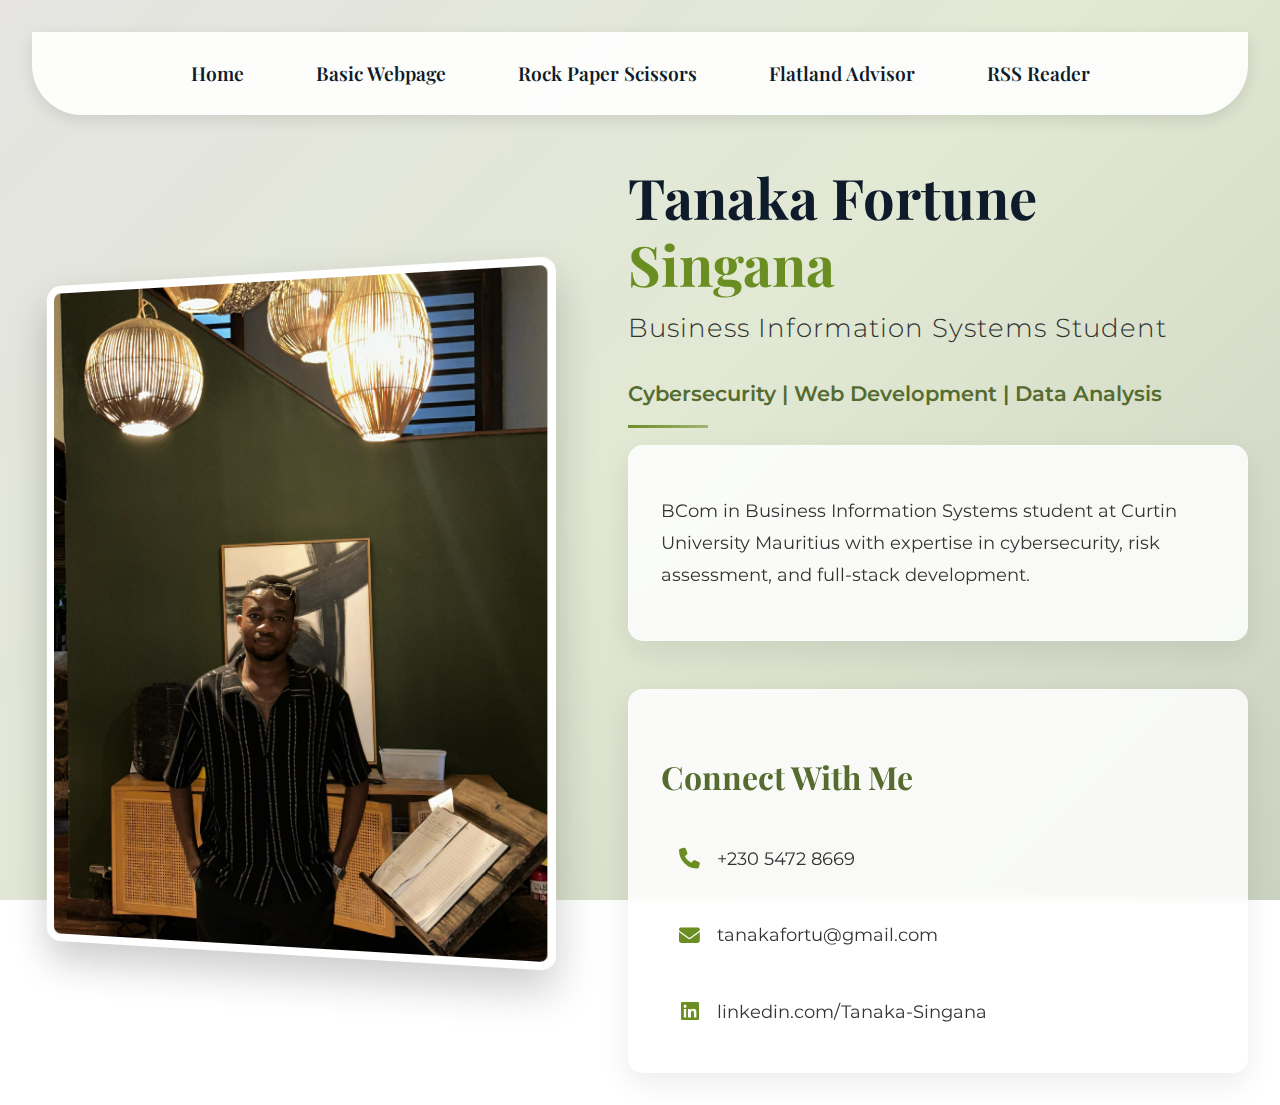
<file: Index.html>
<!DOCTYPE html>
<html lang="en">
<head>
    <meta charset="UTF-8">
    <meta name="viewport" content="width=device-width, initial-scale=1.0">
    <title>Tanaka Singana | Portfolio</title>
    <!-- Google Fonts -->
    <link rel="preconnect" href="https://fonts.googleapis.com">
    <link rel="preconnect" href="https://fonts.gstatic.com" crossorigin>
    <link href="https://fonts.googleapis.com/css2?family=Montserrat:wght@300;400;600;700&family=Playfair+Display:wght@400;700&display=swap" rel="stylesheet">
    <!-- Font Awesome -->
    <link rel="stylesheet" href="https://cdnjs.cloudflare.com/ajax/libs/font-awesome/6.4.0/css/all.min.css">
    <style>
        :root {
            --olive-primary: #6B8E23;
            --olive-light: #A2B575;
            --olive-dark: #556B2F;
            --platinum: #E5E4E2;
            --jet: #333333;
            --rich-black: #0D1B2A;
            --white-transparent: rgba(255, 255, 255, 0.85);
        }

        body {
            font-family: 'Montserrat', sans-serif;
            line-height: 1.8;
            color: var(--jet);
            margin: 0;
            padding: 0;
            background: linear-gradient(135deg, var(--platinum) 0%, rgba(107, 142, 35, 0.2) 50%, rgba(85, 107, 47, 0.3) 100%);
            min-height: 100vh;
            background-attachment: fixed;
        }

        .container {
            max-width: 1400px;
            margin: 0 auto;
            padding: 2rem;
        }

        /* Animated Navigation */
        .dancing-nav {
            position: relative;
            z-index: 100;
            margin-bottom: 3rem;
        }

        .dancing-nav ul {
            display: flex;
            justify-content: center;
            gap: 2.5rem;
            list-style: none;
            padding: 1.5rem 0;
            margin: 0;
            background-color: rgba(255, 255, 255, 0.9);
            box-shadow: 0 5px 15px rgba(0, 0, 0, 0.1);
            border-radius: 0 0 50px 50px;
        }

        .nav-link {
            font-family: 'Playfair Display', serif;
            font-weight: 600;
            text-decoration: none;
            color: var(--rich-black);
            font-size: 1.2rem;
            position: relative;
            padding: 0.5rem 1rem;
            transition: all 0.4s cubic-bezier(0.175, 0.885, 0.32, 1.275);
        }

        .nav-link:hover {
            color: var(--olive-primary);
            transform: translateY(-5px) scale(1.05);
            text-shadow: 0 5px 15px rgba(107, 142, 35, 0.4);
        }

        .nav-link::after {
            content: '';
            position: absolute;
            bottom: 0;
            left: 0;
            width: 0;
            height: 2px;
            background: var(--olive-primary);
            transition: width 0.4s ease;
        }

        .nav-link:hover::after {
            width: 100%;
        }

        /* Active nav link */
        .nav-link.active {
            background-color: var(--olive-primary);
            color: white !important;
            border-radius: 4px;
        }

        /* Profile Section */
        .profile-section {
            display: flex;
            gap: 5rem;
            align-items: center;
        }

        .image-column {
            flex: 1;
            position: relative;
            min-width: 400px;
        }

        .profile-pic {
            width: 100%;
            max-width: 500px;
            height: auto;
            border-radius: 15px;
            border: 8px solid white;
            box-shadow: 0 20px 40px rgba(0, 0, 0, 0.2);
            transform: perspective(1000px) rotateY(-10deg);
            transition: all 0.5s ease;
        }

        .profile-pic:hover {
            transform: perspective(1000px) rotateY(0deg);
            box-shadow: 0 25px 50px rgba(0, 0, 0, 0.3);
        }

        .text-column {
            flex: 1.2;
        }

        /* Typography */
        .name {
            font-family: 'Playfair Display', serif;
            font-size: 3.5rem;
            font-weight: 700;
            color: var(--rich-black);
            margin: 0 0 0.5rem 0;
            line-height: 1.2;
        }

        .name span {
            color: var(--olive-primary);
            display: inline-block;
        }

        .title {
            font-size: 1.6rem;
            font-weight: 300;
            margin: 0 0 1.5rem 0;
            letter-spacing: 1px;
        }

        .tagline {
            font-size: 1.3rem;
            color: var(--olive-dark);
            margin: 0 0 2rem 0;
            position: relative;
            display: inline-block;
            font-weight: 600;
        }

        .tagline::after {
            content: '';
            position: absolute;
            bottom: -15px;
            left: 0;
            width: 80px;
            height: 3px;
            background: linear-gradient(90deg, var(--olive-primary), var(--olive-light));
        }

        /* Summary */
        .summary {
            background-color: rgba(255, 255, 255, 0.85);
            padding: 2rem;
            border-radius: 15px;
            margin-bottom: 3rem;
            box-shadow: 0 10px 30px rgba(0, 0, 0, 0.08);
            backdrop-filter: blur(5px);
            font-size: 1.1rem;
            border: 1px solid rgba(255, 255, 255, 0.3);
        }

        /* Contact Section */
        .contact-section {
            background-color: rgba(255, 255, 255, 0.85);
            padding: 2rem;
            border-radius: 15px;
            box-shadow: 0 10px 30px rgba(0, 0, 0, 0.08);
            backdrop-filter: blur(5px);
            border: 1px solid rgba(255, 255, 255, 0.3);
        }

        .contact-heading {
            font-family: 'Playfair Display', serif;
            font-size: 2rem;
            color: var(--olive-dark);
            margin-bottom: 1.5rem;
            position: relative;
        }

        .contact-methods {
            display: flex;
            flex-direction: column;
            gap: 1.2rem;
        }

        .contact-link {
            display: flex;
            align-items: center;
            gap: 15px;
            color: var(--jet);
            text-decoration: none;
            font-size: 1.1rem;
            transition: all 0.3s ease;
            padding: 0.8rem 1rem;
            border-radius: 8px;
        }

        .contact-link:hover {
            background-color: rgba(107, 142, 35, 0.1);
            transform: translateX(10px);
        }

        .contact-link i {
            color: var(--olive-primary);
            font-size: 1.3rem;
            width: 25px;
            text-align: center;
            transition: all 0.3s ease;
        }

        .contact-link:hover i {
            transform: scale(1.2);
        }

        /* Responsive Design */
        @media (max-width: 1200px) {
            .profile-section {
                flex-direction: column;
                gap: 3rem;
            }
            
            .image-column {
                min-width: auto;
            }
            
            .profile-pic {
                max-width: 400px;
            }
            
            .dancing-nav ul {
                gap: 1.5rem;
                flex-wrap: wrap;
            }
        }

        @media (max-width: 768px) {
            .name {
                font-size: 2.5rem;
            }
            
            .dancing-nav ul {
                gap: 1rem;
                padding: 1rem;
            }
            
            .nav-link {
                font-size: 1rem;
            }
        }
    </style>
</head>
<body>
    <div class="container">
        <!-- Animated Navigation -->
        <nav class="dancing-nav">
            <ul>
                <li><a href="index.html" class="nav-link active">Home</a></li>
                <li><a href="Basic%20Webpage.html" class="nav-link">Basic Webpage</a></li>
                <li><a href="Rock%20Paper%20Scissors.html" class="nav-link">Rock Paper Scissors</a></li>
                <li><a href="Flatland%20Advisor.html" class="nav-link">Flatland Advisor</a></li>
                <li><a href="RSS%20Reader.html" class="nav-link">RSS Reader</a></li>
            </ul>
        </nav>

        <div class="profile-section">
            <!-- Enlarged Profile Picture Column -->
            <div class="image-column">
                <img src="picture.jpeg" alt="Tanaka Singana" class="profile-pic">
            </div>
            
            <!-- Text Column -->
            <div class="text-column">
                <h1 class="name">Tanaka Fortune <span>Singana</span></h1>
                <p class="title">Business Information Systems Student</p>
                <p class="tagline">Cybersecurity | Web Development | Data Analysis</p>
                
                <div class="summary">
                    <p>BCom in Business Information Systems student at Curtin University Mauritius with expertise in cybersecurity, risk assessment, and full-stack development.</p>
                </div>

                <!-- Contact Section -->
                <div class="contact-section">
                    <h2 class="contact-heading">Connect With Me</h2>
                    <div class="contact-methods">
                        <a href="tel:+23054728669" class="contact-link">
                            <i class="fas fa-phone"></i> +230 5472 8669
                        </a>
                        <a href="mailto:tanakafortu@gmail.com" class="contact-link">
                            <i class="fas fa-envelope"></i> tanakafortu@gmail.com
                        </a>
                        <a href="https://linkedin.com/in/Tanaka-Singana" target="_blank" class="contact-link">
                            <i class="fab fa-linkedin"></i> linkedin.com/Tanaka-Singana
                        </a>
                    </div>
                </div>
            </div>
        </div>
    </div>

    <script>
        // Highlight active nav link based on current page
        document.addEventListener('DOMContentLoaded', function() {
            const navLinks = document.querySelectorAll('.nav-link');
            const currentPage = window.location.pathname.split('/').pop() || 'index.html';
            
            navLinks.forEach(link => {
                const linkPage = link.getAttribute('href');
                if (currentPage === linkPage) {
                    link.classList.add('active');
                } else {
                    link.classList.remove('active');
                }
            });
        });
    </script>
</body>
</html>
</file>
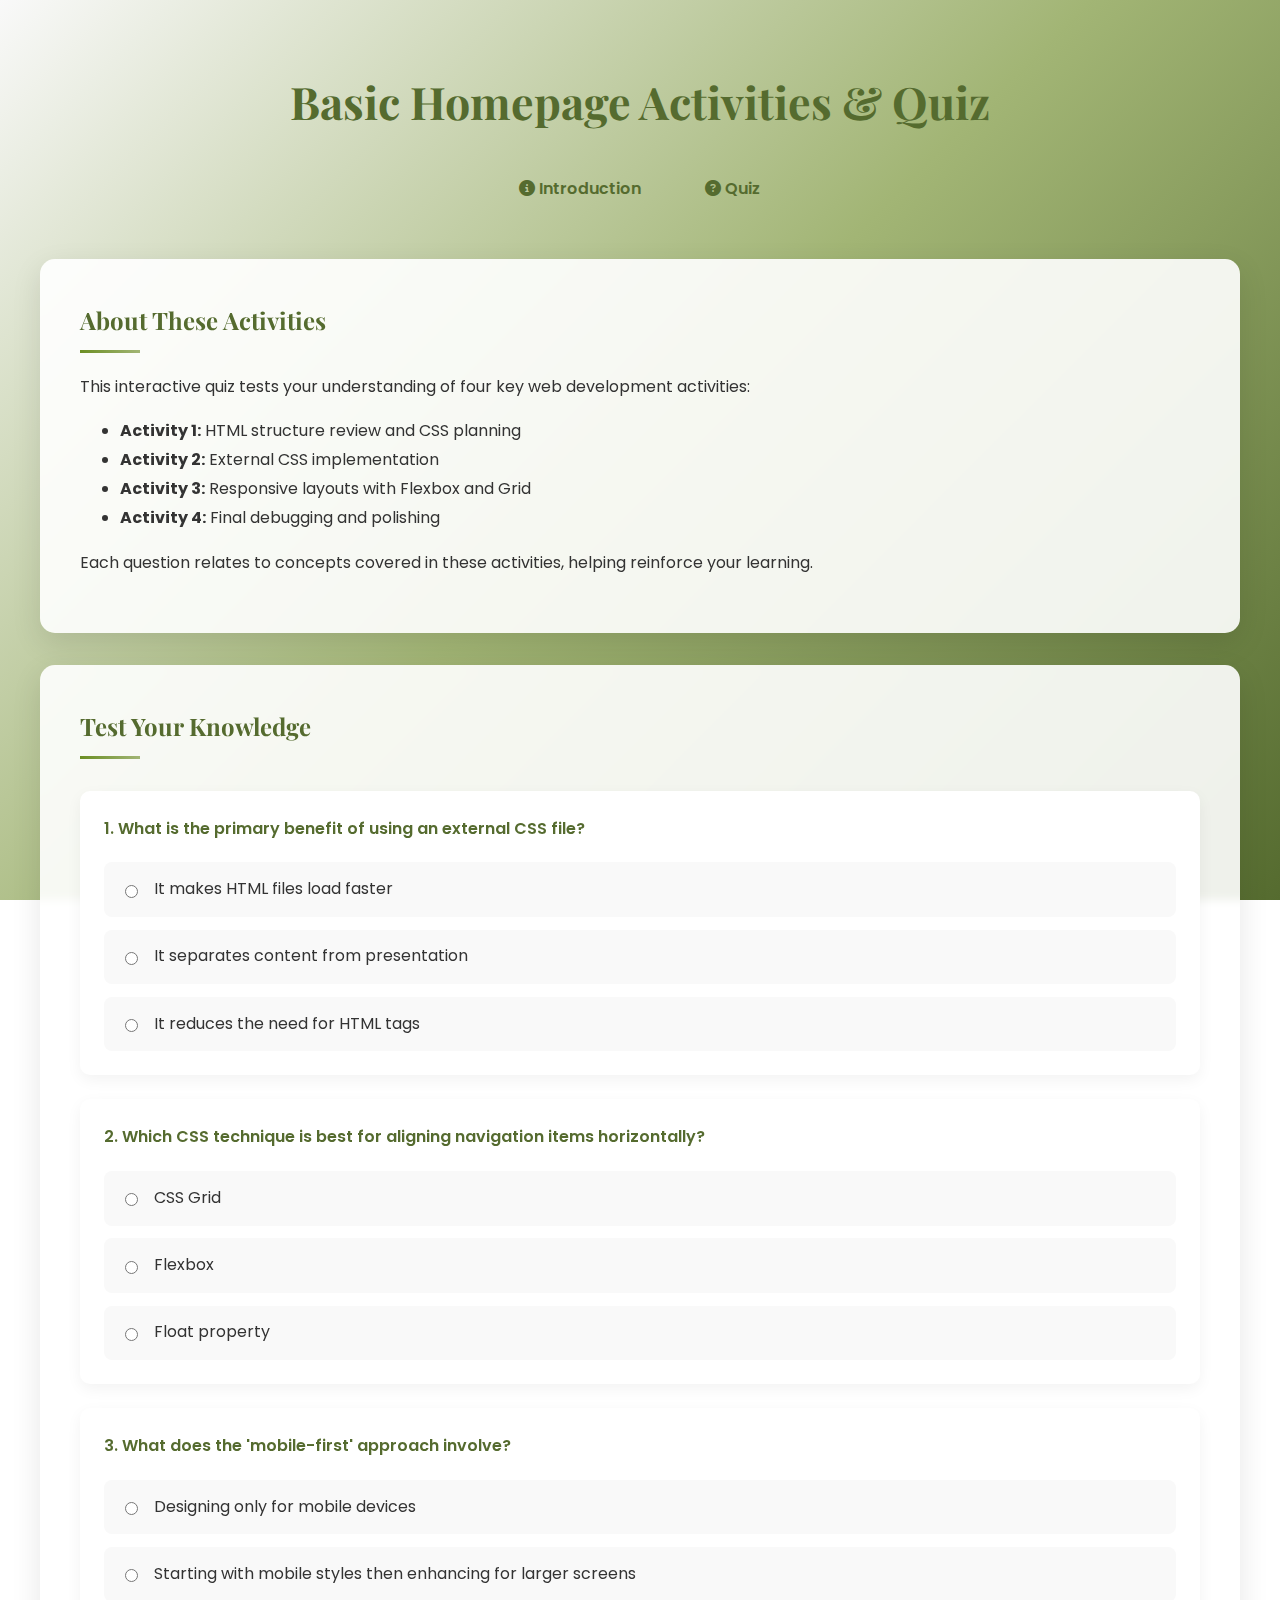
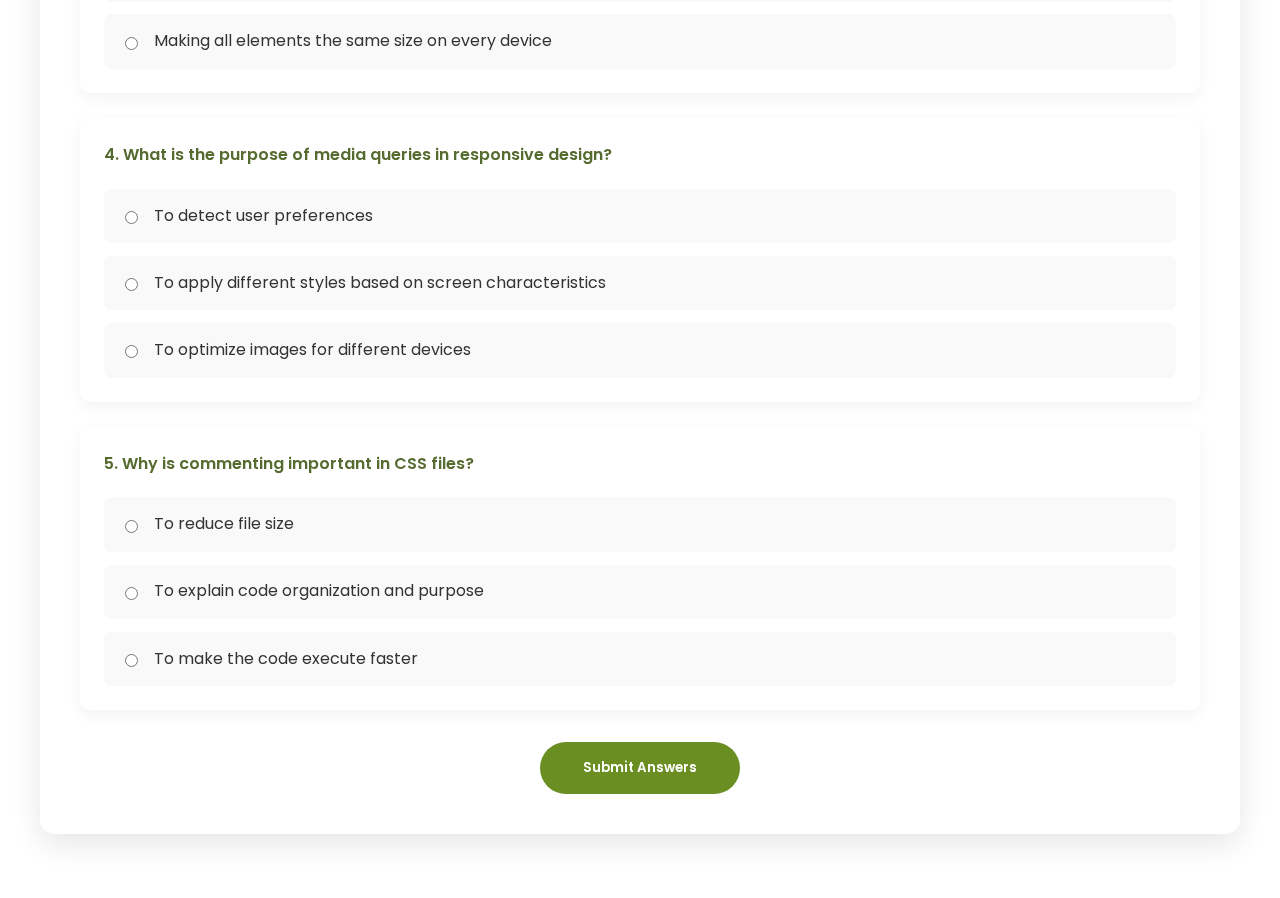
<file: Basic Webpage.html>
<!DOCTYPE html>
<html lang="en">
<head>
  <meta charset="UTF-8">
  <meta name="viewport" content="width=device-width, initial-scale=1.0">
  <title>CSS Activities Quiz | Tanaka's Portfolio</title>
  <!-- Google Fonts -->
  <link rel="preconnect" href="https://fonts.googleapis.com">
  <link rel="preconnect" href="https://fonts.gstatic.com" crossorigin>
  <link href="https://fonts.googleapis.com/css2?family=Playfair+Display:wght@400;700&family=Poppins:wght@300;400;600&display=swap" rel="stylesheet">
  <!-- Font Awesome -->
  <link rel="stylesheet" href="https://cdnjs.cloudflare.com/ajax/libs/font-awesome/6.4.0/css/all.min.css">
  <style>
    :root {
      --olive-green: #6B8E23;
      --olive-light: #A2B575;
      --olive-dark: #556B2F;
      --light-bg: #f9f9f9;
      --dark-text: #333333;
      --white-transparent: rgba(255, 255, 255, 0.9);
    }

    body {
      font-family: 'Poppins', sans-serif;
      line-height: 1.8;
      color: var(--dark-text);
      margin: 0;
      padding: 0;
      background: linear-gradient(135deg, var(--light-bg) 0%, var(--olive-light) 50%, var(--olive-dark) 100%);
      background-attachment: fixed;
      min-height: 100vh;
    }

    .container {
      max-width: 1200px;
      margin: 0 auto;
      padding: 2rem;
    }

    header {
      text-align: center;
      margin-bottom: 3rem;
    }

    h1 {
      font-family: 'Playfair Display', serif;
      font-size: 2.8rem;
      color: var(--olive-dark);
      margin-bottom: 1rem;
    }

    .nav-links {
      display: flex;
      justify-content: center;
      gap: 2rem;
      margin-top: 1.5rem;
    }

    .nav-links a {
      color: var(--olive-dark);
      text-decoration: none;
      font-weight: 600;
      padding: 0.5rem 1rem;
      border-radius: 4px;
      transition: all 0.3s ease;
    }

    .nav-links a:hover {
      background-color: rgba(107, 142, 35, 0.1);
    }

    .content-card {
      background-color: var(--white-transparent);
      border-radius: 15px;
      box-shadow: 0 10px 30px rgba(0, 0, 0, 0.1);
      padding: 2.5rem;
      margin-bottom: 2rem;
      backdrop-filter: blur(5px);
    }

    h2 {
      font-family: 'Playfair Display', serif;
      color: var(--olive-dark);
      margin-top: 0;
      position: relative;
      padding-bottom: 10px;
    }

    h2::after {
      content: '';
      position: absolute;
      bottom: 0;
      left: 0;
      width: 60px;
      height: 3px;
      background: linear-gradient(to right, var(--olive-green), var(--olive-light));
    }

    /* Quiz Styles */
    .quiz-container {
      margin-top: 2rem;
    }

    .quiz-question {
      background-color: white;
      padding: 1.5rem;
      border-radius: 10px;
      margin-bottom: 1.5rem;
      box-shadow: 0 5px 15px rgba(0, 0, 0, 0.05);
    }

    .question-text {
      font-weight: 600;
      margin-bottom: 1.2rem;
      color: var(--olive-dark);
    }

    .options-container {
      display: grid;
      grid-template-columns: 1fr;
      gap: 0.8rem;
    }

    .option {
      display: flex;
      align-items: center;
      padding: 0.8rem 1rem;
      background-color: var(--light-bg);
      border-radius: 8px;
      cursor: pointer;
      transition: all 0.3s ease;
    }

    .option:hover {
      background-color: var(--olive-light);
      color: white;
    }

    .option input {
      margin-right: 1rem;
      accent-color: var(--olive-green);
    }

    .submit-btn {
      display: block;
      width: 100%;
      max-width: 200px;
      margin: 2rem auto 0;
      padding: 1rem;
      background-color: var(--olive-green);
      color: white;
      border: none;
      border-radius: 50px;
      font-family: 'Poppins', sans-serif;
      font-weight: 600;
      cursor: pointer;
      transition: all 0.3s ease;
    }

    .submit-btn:hover {
      background-color: var(--olive-dark);
      transform: translateY(-3px);
      box-shadow: 0 5px 15px rgba(85, 107, 47, 0.3);
    }

    .results-container {
      text-align: center;
      padding: 2rem;
      background-color: rgba(107, 142, 35, 0.1);
      border-radius: 10px;
      margin-top: 2rem;
      display: none;
    }

    .score-display {
      font-size: 1.5rem;
      color: var(--olive-dark);
      margin-bottom: 1rem;
    }

    .feedback {
      font-style: italic;
      margin-top: 1rem;
    }

    /* Responsive Design */
    @media (max-width: 768px) {
      h1 {
        font-size: 2.2rem;
      }
      
      .nav-links {
        flex-direction: column;
        align-items: center;
        gap: 0.8rem;
      }
      
      .content-card {
        padding: 1.5rem;
      }
    }
  </style>
</head>
<body>
  <div class="container">
    <header>
      <h1>Basic Homepage Activities & Quiz</h1>
      <div class="nav-links">
        <a href="#intro"><i class="fas fa-info-circle"></i> Introduction</a>
        <a href="#quiz"><i class="fas fa-question-circle"></i> Quiz</a>
      </div>
    </header>

    <main>
      <section id="intro" class="content-card">
        <h2>About These Activities</h2>
        <p>This interactive quiz tests your understanding of four key web development activities:</p>
        <ul>
          <li><strong>Activity 1:</strong> HTML structure review and CSS planning</li>
          <li><strong>Activity 2:</strong> External CSS implementation</li>
          <li><strong>Activity 3:</strong> Responsive layouts with Flexbox and Grid</li>
          <li><strong>Activity 4:</strong> Final debugging and polishing</li>
        </ul>
        <p>Each question relates to concepts covered in these activities, helping reinforce your learning.</p>
      </section>

      <section id="quiz" class="content-card">
        <h2>Test Your Knowledge</h2>
        <div class="quiz-container">
          <form id="quiz-form">
            <!-- Question 1 -->
            <div class="quiz-question">
              <div class="question-text">1. What is the primary benefit of using an external CSS file?</div>
              <div class="options-container">
                <label class="option">
                  <input type="radio" name="q1" value="a"> 
                  It makes HTML files load faster
                </label>
                <label class="option">
                  <input type="radio" name="q1" value="b"> 
                  It separates content from presentation
                </label>
                <label class="option">
                  <input type="radio" name="q1" value="c"> 
                  It reduces the need for HTML tags
                </label>
              </div>
            </div>

            <!-- Question 2 -->
            <div class="quiz-question">
              <div class="question-text">2. Which CSS technique is best for aligning navigation items horizontally?</div>
              <div class="options-container">
                <label class="option">
                  <input type="radio" name="q2" value="a"> 
                  CSS Grid
                </label>
                <label class="option">
                  <input type="radio" name="q2" value="b"> 
                  Flexbox
                </label>
                <label class="option">
                  <input type="radio" name="q2" value="c"> 
                  Float property
                </label>
              </div>
            </div>

            <!-- Question 3 -->
            <div class="quiz-question">
              <div class="question-text">3. What does the 'mobile-first' approach involve?</div>
              <div class="options-container">
                <label class="option">
                  <input type="radio" name="q3" value="a"> 
                  Designing only for mobile devices
                </label>
                <label class="option">
                  <input type="radio" name="q3" value="b"> 
                  Starting with mobile styles then enhancing for larger screens
                </label>
                <label class="option">
                  <input type="radio" name="q3" value="c"> 
                  Making all elements the same size on every device
                </label>
              </div>
            </div>

            <!-- Question 4 -->
            <div class="quiz-question">
              <div class="question-text">4. What is the purpose of media queries in responsive design?</div>
              <div class="options-container">
                <label class="option">
                  <input type="radio" name="q4" value="a"> 
                  To detect user preferences
                </label>
                <label class="option">
                  <input type="radio" name="q4" value="b"> 
                  To apply different styles based on screen characteristics
                </label>
                <label class="option">
                  <input type="radio" name="q4" value="c"> 
                  To optimize images for different devices
                </label>
              </div>
            </div>

            <!-- Question 5 -->
            <div class="quiz-question">
              <div class="question-text">5. Why is commenting important in CSS files?</div>
              <div class="options-container">
                <label class="option">
                  <input type="radio" name="q5" value="a"> 
                  To reduce file size
                </label>
                <label class="option">
                  <input type="radio" name="q5" value="b"> 
                  To explain code organization and purpose
                </label>
                <label class="option">
                  <input type="radio" name="q5" value="c"> 
                  To make the code execute faster
                </label>
              </div>
            </div>

            <button type="button" class="submit-btn" onclick="checkAnswers()">Submit Answers</button>
          </form>

          <div class="results-container" id="results">
            <h3>Your Results</h3>
            <div class="score-display" id="score"></div>
            <div class="feedback" id="feedback"></div>
          </div>
        </div>
      </section>
    </main>
  </div>

  <script>
    function checkAnswers() {
      const correctAnswers = {
        q1: "b",
        q2: "b",
        q3: "b",
        q4: "b",
        q5: "b"
      };

      let score = 0;
      const totalQuestions = Object.keys(correctAnswers).length;

      // Check each answer and provide visual feedback
      for (const [question, correctAnswer] of Object.entries(correctAnswers)) {
        const selectedOption = document.querySelector(`input[name="${question}"]:checked`);
        
        if (selectedOption) {
          const optionContainer = selectedOption.closest('.option');
          
          if (selectedOption.value === correctAnswer) {
            score++;
            optionContainer.style.backgroundColor = "rgba(107, 142, 35, 0.2)";
            optionContainer.style.borderLeft = "4px solid var(--olive-green)";
          } else {
            optionContainer.style.backgroundColor = "rgba(198, 40, 40, 0.1)";
            optionContainer.style.borderLeft = "4px solid #C62828";
          }
        }
      }

      // Display results
      const resultsContainer = document.getElementById('results');
      const scoreDisplay = document.getElementById('score');
      const feedbackDisplay = document.getElementById('feedback');
      
      scoreDisplay.innerHTML = `You scored <strong>${score}/${totalQuestions}</strong>`;
      
      if (score === totalQuestions) {
        feedbackDisplay.textContent = "🎉 Excellent! You've mastered these concepts!";
      } else if (score >= totalQuestions/2) {
        feedbackDisplay.textContent = "👍 Good job! Review the incorrect answers to improve.";
      } else {
        feedbackDisplay.textContent = "📚 Keep learning! Review the activities and try again.";
      }
      
      resultsContainer.style.display = "block";
      resultsContainer.scrollIntoView({ behavior: 'smooth' });
    }
  </script>
</body>
</html>
</file>
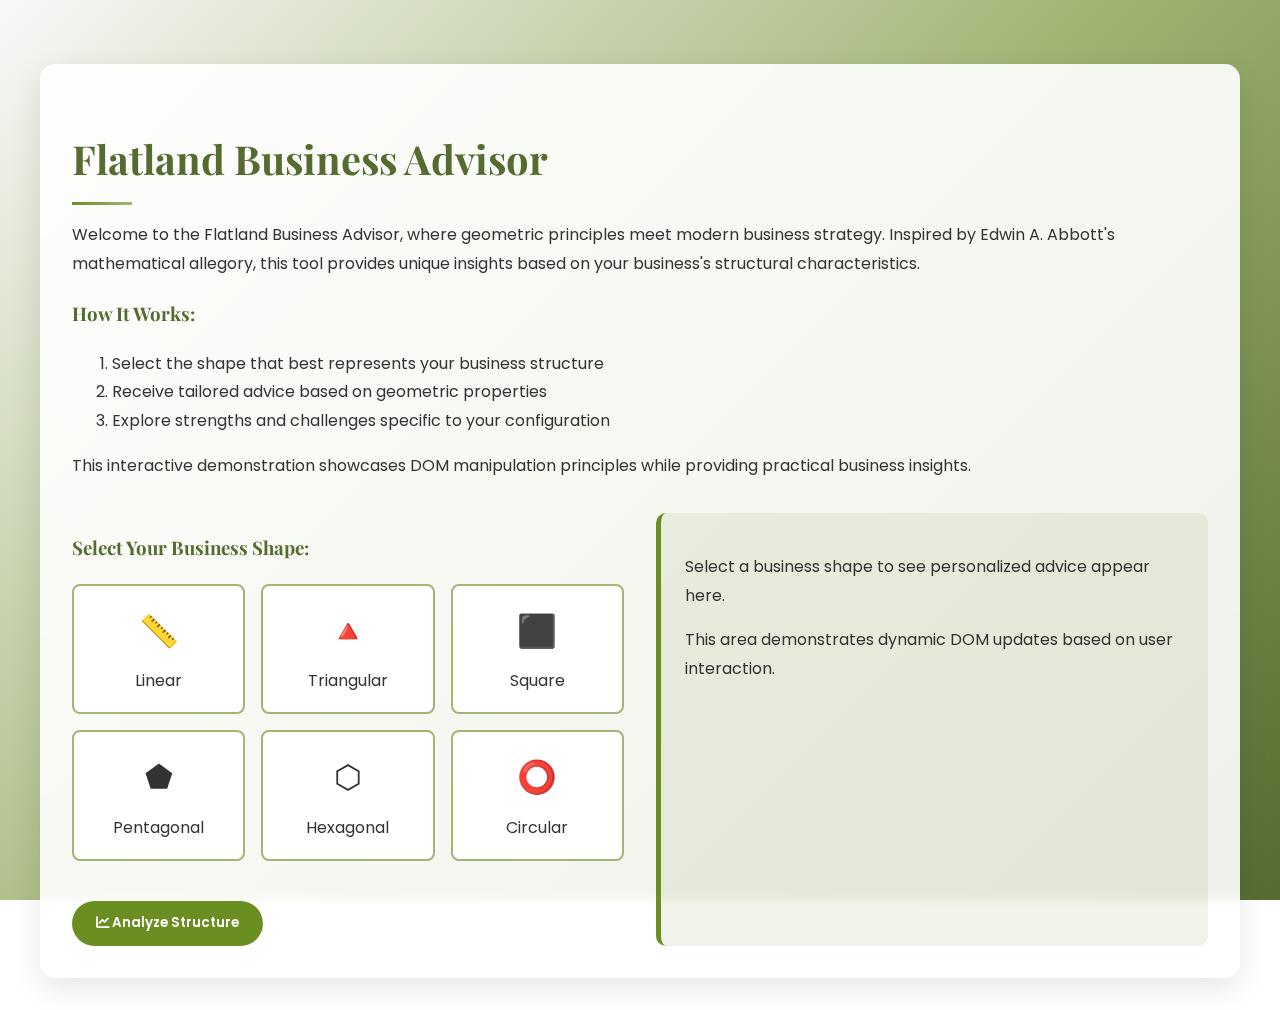
<file: Flatland Advisor.html>
<!DOCTYPE html>
<html lang="en">
<head>
    <meta charset="UTF-8">
    <meta name="viewport" content="width=device-width, initial-scale=1.0">
    <title>Flatland Business Advisor | Tanaka's Portfolio</title>
    <!-- Google Fonts -->
    <link rel="preconnect" href="https://fonts.googleapis.com">
    <link rel="preconnect" href="https://fonts.gstatic.com" crossorigin>
    <link href="https://fonts.googleapis.com/css2?family=Playfair+Display:wght@400;700&family=Poppins:wght@300;400;600&display=swap" rel="stylesheet">
    <!-- Font Awesome -->
    <link rel="stylesheet" href="https://cdnjs.cloudflare.com/ajax/libs/font-awesome/6.4.0/css/all.min.css">
    <style>
        :root {
            --olive-green: #6B8E23;
            --olive-light: #A2B575;
            --olive-dark: #556B2F;
            --light-bg: #f9f9f9;
            --dark-text: #333333;
            --white-transparent: rgba(255, 255, 255, 0.9);
        }

        body {
            font-family: 'Poppins', sans-serif;
            line-height: 1.8;
            color: var(--dark-text);
            margin: 0;
            padding: 0;
            background: linear-gradient(135deg, var(--light-bg) 0%, var(--olive-light) 50%, var(--olive-dark) 100%);
            background-attachment: fixed;
            min-height: 100vh;
        }

        .container {
            max-width: 1200px;
            margin: 0 auto;
            padding: 2rem;
        }

        .advisor-card {
            background-color: var(--white-transparent);
            border-radius: 15px;
            box-shadow: 0 10px 30px rgba(0, 0, 0, 0.1);
            padding: 2rem;
            margin-top: 2rem;
            backdrop-filter: blur(5px);
        }

        h1, h2, h3 {
            font-family: 'Playfair Display', serif;
            color: var(--olive-dark);
        }

        h1 {
            font-size: 2.5rem;
            margin-bottom: 1rem;
            position: relative;
            padding-bottom: 10px;
        }

        h1::after {
            content: '';
            position: absolute;
            bottom: 0;
            left: 0;
            width: 60px;
            height: 3px;
            background: linear-gradient(to right, var(--olive-green), var(--olive-light));
        }

        .intro-section {
            margin-bottom: 2rem;
        }

        .activity-container {
            display: grid;
            grid-template-columns: 1fr 1fr;
            gap: 2rem;
            margin-top: 2rem;
        }

        .shape-selector {
            display: grid;
            grid-template-columns: repeat(3, 1fr);
            gap: 1rem;
            margin-bottom: 1.5rem;
        }

        .shape-option {
            padding: 1rem;
            background-color: white;
            border: 2px solid var(--olive-light);
            border-radius: 8px;
            text-align: center;
            cursor: pointer;
            transition: all 0.3s ease;
            display: flex;
            flex-direction: column;
            align-items: center;
        }

        .shape-option:hover {
            transform: translateY(-5px);
            box-shadow: 0 5px 15px rgba(85, 107, 47, 0.2);
        }

        .shape-option.selected {
            background-color: var(--olive-green);
            color: white;
            border-color: var(--olive-dark);
        }

        .shape-icon {
            font-size: 2rem;
            margin-bottom: 0.5rem;
        }

        .advice-output {
            padding: 1.5rem;
            background-color: rgba(107, 142, 35, 0.1);
            border-radius: 10px;
            border-left: 5px solid var(--olive-green);
            min-height: 200px;
        }

        .strengths-challenges {
            display: grid;
            grid-template-columns: 1fr 1fr;
            gap: 1rem;
            margin-top: 1rem;
        }

        .action-btn {
            background-color: var(--olive-green);
            color: white;
            border: none;
            padding: 0.8rem 1.5rem;
            border-radius: 50px;
            cursor: pointer;
            font-family: 'Poppins', sans-serif;
            font-weight: 600;
            margin-top: 1rem;
            transition: all 0.3s ease;
        }

        .action-btn:hover {
            background-color: var(--olive-dark);
            transform: translateY(-3px);
            box-shadow: 0 5px 15px rgba(85, 107, 47, 0.3);
        }

        @media (max-width: 768px) {
            .activity-container {
                grid-template-columns: 1fr;
            }
            
            .shape-selector {
                grid-template-columns: repeat(2, 1fr);
            }
            
            .strengths-challenges {
                grid-template-columns: 1fr;
            }
        }
    </style>
</head>
<body>
    <div class="container">
        <div class="advisor-card">
            <h1>Flatland Business Advisor</h1>
            
            <div class="intro-section">
                <p>Welcome to the Flatland Business Advisor, where geometric principles meet modern business strategy. Inspired by Edwin A. Abbott's mathematical allegory, this tool provides unique insights based on your business's structural characteristics.</p>
                
                <h3>How It Works:</h3>
                <ol>
                    <li>Select the shape that best represents your business structure</li>
                    <li>Receive tailored advice based on geometric properties</li>
                    <li>Explore strengths and challenges specific to your configuration</li>
                </ol>
                
                <p>This interactive demonstration showcases DOM manipulation principles while providing practical business insights.</p>
            </div>
            
            <div class="activity-container">
                <div>
                    <h3>Select Your Business Shape:</h3>
                    <div class="shape-selector">
                        <div class="shape-option" data-shape="line">
                            <div class="shape-icon">📏</div>
                            <div>Linear</div>
                        </div>
                        <div class="shape-option" data-shape="triangle">
                            <div class="shape-icon">🔺</div>
                            <div>Triangular</div>
                        </div>
                        <div class="shape-option" data-shape="square">
                            <div class="shape-icon">⬛</div>
                            <div>Square</div>
                        </div>
                        <div class="shape-option" data-shape="pentagon">
                            <div class="shape-icon">⬟</div>
                            <div>Pentagonal</div>
                        </div>
                        <div class="shape-option" data-shape="hexagon">
                            <div class="shape-icon">⬡</div>
                            <div>Hexagonal</div>
                        </div>
                        <div class="shape-option" data-shape="circle">
                            <div class="shape-icon">⭕</div>
                            <div>Circular</div>
                        </div>
                    </div>
                    
                    <button class="action-btn" id="analyzeBtn">
                        <i class="fas fa-chart-line"></i> Analyze Structure
                    </button>
                </div>
                
                <div class="advice-output" id="adviceOutput">
                    <p>Select a business shape to see personalized advice appear here.</p>
                    <p>This area demonstrates dynamic DOM updates based on user interaction.</p>
                </div>
            </div>
        </div>
    </div>

    <script>
        // Business advice data
        const shapeAnalysis = {
            line: {
                title: "Linear Business Model Analysis",
                summary: "Your streamlined one-dimensional structure offers efficiency but may lack adaptability.",
                advice: "Consider introducing branching strategies to create redundancy without sacrificing your core efficiency.",
                strengths: [
                    "Clear operational flow",
                    "Minimal overhead costs",
                    "Easy to scale lengthwise"
                ],
                challenges: [
                    "Vulnerable to disruptions",
                    "Limited perspective from single dimension",
                    "Difficult to pivot quickly"
                ]
            },
            triangle: {
                title: "Triangular Hierarchy Analysis",
                summary: "Your pyramidal structure provides stability through clear leadership channels.",
                advice: "Strengthen cross-strata communication to prevent information silos between levels.",
                strengths: [
                    "Clear chain of command",
                    "Progressive responsibility distribution",
                    "Stable foundational support"
                ],
                challenges: [
                    "Potential communication bottlenecks",
                    "Resistance to unconventional ideas",
                    "Over-reliance on base-level workers"
                ]
            },
            // Additional shapes would follow same pattern
            square: {
                title: "Square Model Analysis",
                summary: "Your balanced four-sided approach provides excellent stability and consistency.",
                advice: "Introduce some diagonal connections to improve communication speed without losing stability.",
                strengths: [
                    "Equal attention to all aspects",
                    "Predictable outcomes",
                    "Strong structural integrity"
                ],
                challenges: [
                    "Resistant to change",
                    "Potential for rigid thinking",
                    "Limited adaptability to new trends"
                ]
            }
        };

        // DOM Elements
        const shapeOptions = document.querySelectorAll('.shape-option');
        const adviceOutput = document.getElementById('adviceOutput');
        const analyzeBtn = document.getElementById('analyzeBtn');
        
        // Currently selected shape
        let selectedShape = null;

        // Event Listeners
        shapeOptions.forEach(option => {
            option.addEventListener('click', function() {
                // Remove selected class from all options
                shapeOptions.forEach(opt => opt.classList.remove('selected'));
                
                // Add selected class to clicked option
                this.classList.add('selected');
                
                // Store selected shape
                selectedShape = this.dataset.shape;
            });
        });

        analyzeBtn.addEventListener('click', function() {
            if (!selectedShape) {
                adviceOutput.innerHTML = `
                    <div style="color: #C62828;">
                        <i class="fas fa-exclamation-circle"></i> Please select a business shape first.
                    </div>
                `;
                return;
            }
            
            const analysis = shapeAnalysis[selectedShape];
            
            // Generate and display advice
            adviceOutput.innerHTML = `
                <h3>${analysis.title}</h3>
                <p><strong>${analysis.summary}</strong></p>
                <p>${analysis.advice}</p>
                
                <div class="strengths-challenges">
                    <div>
                        <h4><i class="fas fa-check-circle" style="color: #2E7D32;"></i> Strengths</h4>
                        <ul>
                            ${analysis.strengths.map(item => `<li>${item}</li>`).join('')}
                        </ul>
                    </div>
                    <div>
                        <h4><i class="fas fa-exclamation-triangle" style="color: #C62828;"></i> Challenges</h4>
                        <ul>
                            ${analysis.challenges.map(item => `<li>${item}</li>`).join('')}
                        </ul>
                    </div>
                </div>
                
                <div style="margin-top: 1rem; font-size: 0.9em; color: #555;">
                    <i class="fas fa-lightbulb"></i> Tip: This interactive display showcases DOM manipulation by dynamically updating content based on user selection.
                </div>
            `;
            
            // Animation for visual feedback
            adviceOutput.style.animation = 'none';
            void adviceOutput.offsetWidth; // Trigger reflow
            adviceOutput.style.animation = 'fadeIn 0.5s ease';
        });

        // Add simple animation
        document.head.insertAdjacentHTML('beforeend', `
            <style>
                @keyframes fadeIn {
                    from { opacity: 0; transform: translateY(10px); }
                    to { opacity: 1; transform: translateY(0); }
                }
            </style>
        `);
    </script>
</body>
</html>
</file>
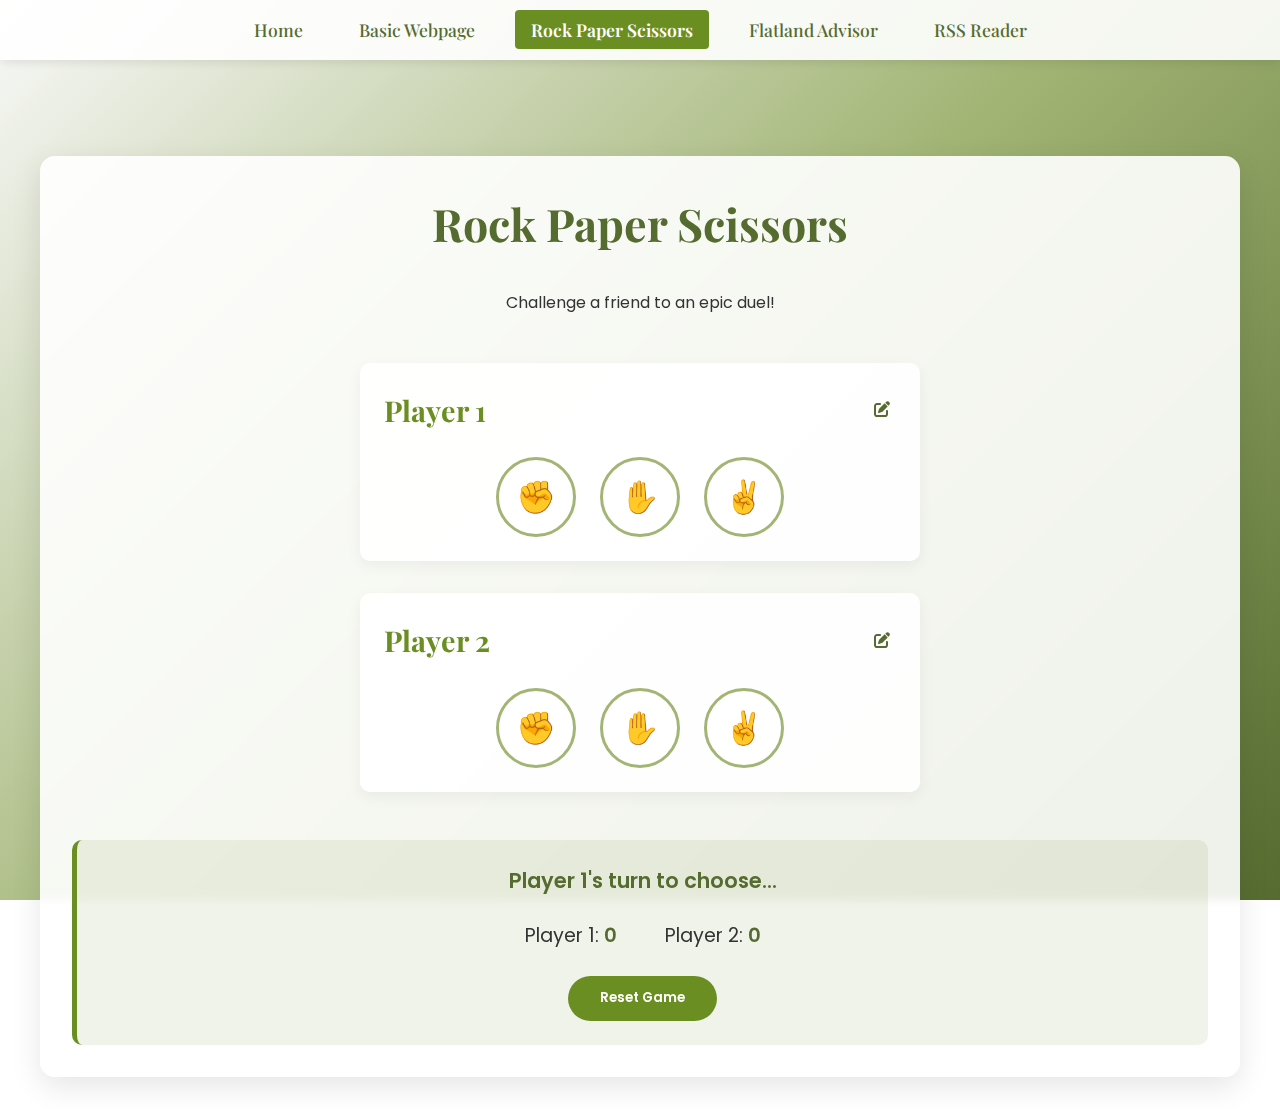
<file: Rock Paper Scissors.html>
<!DOCTYPE html>
<html lang="en">
<head>
    <meta charset="UTF-8">
    <meta name="viewport" content="width=device-width, initial-scale=1.0">
    <title>Rock Paper Scissors | Tanaka's Portfolio</title>
    <!-- Google Fonts -->
    <link rel="preconnect" href="https://fonts.googleapis.com">
    <link rel="preconnect" href="https://fonts.gstatic.com" crossorigin>
    <link href="https://fonts.googleapis.com/css2?family=Montserrat:wght@400;500;600&family=Playfair+Display:wght@400;700&family=Poppins:wght@300;400;600&display=swap" rel="stylesheet">
    <!-- Font Awesome -->
    <link rel="stylesheet" href="https://cdnjs.cloudflare.com/ajax/libs/font-awesome/6.4.0/css/all.min.css">
    <style>
        :root {
            --olive-green: #6B8E23;
            --olive-light: #A2B575;
            --olive-dark: #556B2F;
            --light-bg: #f9f9f9;
            --dark-text: #333333;
            --white-transparent: rgba(255, 255, 255, 0.9);
        }

       /* Navigation Bar - Matching Screenshot */
    .main-nav {
      background-color: var(--white-transparent);
      padding: 1rem 0;
      box-shadow: 0 2px 10px rgba(0, 0, 0, 0.1);
      margin-bottom: 2rem;
      font-family:'Playfair Display', serif; 
    }

    .nav-container {
      max-width: 1200px;
      margin: 0 auto;
      padding: 0 2rem;
    }

    .nav-links {
      display: flex;
      justify-content: center;
      gap: 1.5rem;
      list-style: none;
      margin: 0;
      padding: 0;
    }

    .nav-links a {
      color: var(--olive-dark);
      text-decoration: none;
      font-weight: 500;
      font-size: 1.1rem;
      padding: 0.5rem 1rem;
      border-radius: 4px;
      transition: all 0.3s ease;
    }

    .nav-links a:hover {
      background-color: rgba(107, 142, 35, 0.1);
    }

    .nav-links a.active {
      background-color: var(--olive-green);
      color: white;
      font-weight: 600;
    }

        /* Game Styles */
        body {
            font-family: 'Poppins', sans-serif;
            line-height: 1.6;
            color: var(--dark-text);
            margin: 0;
            padding: 0;
            background: linear-gradient(135deg, var(--light-bg) 0%, var(--olive-light) 50%, var(--olive-dark) 100%);
            background-attachment: fixed;
            min-height: 100vh;
        }

        .container {
            max-width: 1200px;
            margin: 0 auto;
            padding: 2rem;
        }

        .game-card {
            background-color: var(--white-transparent);
            border-radius: 15px;
            box-shadow: 0 10px 30px rgba(0, 0, 0, 0.1);
            padding: 2rem;
            margin-top: 2rem;
            backdrop-filter: blur(5px);
        }

        h1 {
            font-family: 'Playfair Display', serif;
            font-size: 2.8rem;
            color: var(--olive-dark);
            margin-top: 0;
            text-align: center;
            animation: fadeInDown 0.8s ease;
        }

        .players-container {
            display: flex;
            justify-content: space-around;
            margin: 3rem 0;
            flex-wrap: wrap;
            gap: 2rem;
        }

        .player-section {
            width: 45%;
            min-width: 300px;
            background-color: var(--white-transparent);
            padding: 1.5rem;
            border-radius: 10px;
            box-shadow: 0 5px 15px rgba(0, 0, 0, 0.05);
            transition: transform 0.3s ease;
        }

        .player-section:hover {
            transform: translateY(-5px);
        }

        .player-header {
            display: flex;
            align-items: center;
            justify-content: space-between;
            margin-bottom: 1.5rem;
        }

        .player-name {
            font-family: 'Playfair Display', serif;
            font-size: 1.8rem;
            color: var(--olive-green);
            margin: 0;
        }

        .edit-name {
            background: none;
            border: none;
            color: var(--olive-dark);
            cursor: pointer;
            font-size: 1rem;
            transition: transform 0.3s ease;
        }

        .edit-name:hover {
            transform: scale(1.2);
        }

        .choices {
            display: flex;
            justify-content: center;
            gap: 1.5rem;
            margin-top: 1rem;
        }

        .choice-btn {
            width: 80px;
            height: 80px;
            border-radius: 50%;
            background-color: white;
            border: 3px solid var(--olive-light);
            cursor: pointer;
            transition: all 0.3s ease;
            display: flex;
            align-items: center;
            justify-content: center;
            font-size: 2rem;
            color: var(--olive-dark);
            animation: bounceIn 0.5s ease;
        }

        .choice-btn:hover {
            transform: scale(1.1) rotate(10deg);
            background-color: var(--olive-light);
            color: white;
            box-shadow: 0 5px 15px rgba(85, 107, 47, 0.3);
        }

        .choice-btn.selected {
            background-color: var(--olive-green);
            color: white;
            border-color: var(--olive-dark);
            transform: scale(1.2);
            box-shadow: 0 0 20px rgba(107, 142, 35, 0.5);
            animation: pulse 0.5s infinite alternate;
        }

        .result-area {
            margin-top: 2rem;
            padding: 1.5rem;
            background-color: rgba(107, 142, 35, 0.1);
            border-radius: 10px;
            border-left: 5px solid var(--olive-green);
            text-align: center;
            animation: fadeIn 0.8s ease;
        }

        #result {
            font-size: 1.3rem;
            font-weight: 600;
            color: var(--olive-dark);
            margin-bottom: 1rem;
        }

        .score-display {
            display: flex;
            justify-content: center;
            gap: 3rem;
            margin-top: 1.5rem;
            font-size: 1.2rem;
        }

        .score {
            font-weight: 600;
            color: var(--olive-dark);
            transition: all 0.3s ease;
        }

        .score.changed {
            transform: scale(1.5);
            color: var(--olive-green);
        }

        #reset-btn {
            margin-top: 1.5rem;
            padding: 0.8rem 2rem;
            background-color: var(--olive-green);
            color: white;
            border: none;
            border-radius: 50px;
            font-family: 'Poppins', sans-serif;
            font-weight: 600;
            cursor: pointer;
            transition: all 0.3s ease;
            animation: pulse 2s infinite;
        }

        #reset-btn:hover {
            background-color: var(--olive-dark);
            transform: translateY(-3px);
            box-shadow: 0 5px 15px rgba(85, 107, 47, 0.3);
            animation: none;
        }

        .player-turn .player-section {
            position: relative;
            box-shadow: 0 0 0 3px var(--olive-green);
            animation: pulseBorder 1.5s infinite;
        }

        .player-turn .player-section::after {
            content: "🡆";
            position: absolute;
            right: -25px;
            top: 50%;
            transform: translateY(-50%);
            color: var(--olive-green);
            font-size: 2rem;
            animation: pulse 1s infinite;
        }

        /* Animations */
        @keyframes pulse {
            0% { opacity: 0.5; transform: scale(1); }
            50% { opacity: 1; transform: scale(1.05); }
            100% { opacity: 0.5; transform: scale(1); }
        }

        @keyframes pulseBorder {
            0% { box-shadow: 0 0 0 3px rgba(107, 142, 35, 0.5); }
            50% { box-shadow: 0 0 0 6px rgba(107, 142, 35, 0.8); }
            100% { box-shadow: 0 0 0 3px rgba(107, 142, 35, 0.5); }
        }

        @keyframes bounceIn {
            0% { transform: scale(0.8); opacity: 0; }
            70% { transform: scale(1.1); opacity: 1; }
            100% { transform: scale(1); }
        }

        @keyframes fadeIn {
            from { opacity: 0; transform: translateY(20px); }
            to { opacity: 1; transform: translateY(0); }
        }

        @keyframes fadeInDown {
            from { opacity: 0; transform: translateY(-30px); }
            to { opacity: 1; transform: translateY(0); }
        }

        @keyframes shake {
            0%, 100% { transform: translateX(0); }
            20%, 60% { transform: translateX(-10px); }
            40%, 80% { transform: translateX(10px); }
        }

        .shake {
            animation: shake 0.5s ease;
        }

        .celebrate {
            position: relative;
            overflow: hidden;
        }

        .celebrate::after {
            content: "🎉";
            position: absolute;
            top: -20px;
            left: 50%;
            transform: translateX(-50%);
            font-size: 2rem;
            animation: confetti 2s ease-out;
            opacity: 0;
        }

        @keyframes confetti {
            0% { transform: translateY(0) translateX(-50%) rotate(0deg); opacity: 1; }
            100% { transform: translateY(100px) translateX(-50%) rotate(360deg); opacity: 0; }
        }

        /* Responsive Design */
        @media (max-width: 768px) {
            .players-container {
                flex-direction: column;
                align-items: center;
            }
            
            .player-section {
                width: 100%;
            }
            
            .player-turn .player-section::after {
                right: -15px;
                font-size: 1.5rem;
            }
            
            h1 {
                font-size: 2.2rem;
            }
            
            .nav-links {
                flex-wrap: wrap;
                gap: 0.8rem;
            }
        }
    </style>
</head>
<body>
    <!-- Main Navigation Bar -->
    <nav class="main-nav">
        <div class="nav-container">
            <ul class="nav-links">
                <li><a href="index.html">Home</a></li>
                <li><a href="Basic%20Webpage.html">Basic Webpage</a></li>
                <li><a href="Rock%20Paper%20Scissors.html" class="active">Rock Paper Scissors</a></li>
                <li><a href="Flatland%20Advisor.html">Flatland Advisor</a></li>
                <li><a href="RSS%20Reader.html">RSS Reader</a></li>
            </ul>
        </div>
    </nav>

    <div class="container">
        <div class="game-card">
            <h1>Rock Paper Scissors</h1>
            <p style="text-align: center;">Challenge a friend to an epic duel!</p>
            
            <div class="players-container">
                <div class="player-section" id="player1-section">
                    <div class="player-header">
                        <h2 class="player-name" id="player1-name">Player 1</h2>
                        <button class="edit-name" onclick="editName('player1')">
                            <i class="fas fa-edit"></i>
                        </button>
                    </div>
                    <div class="choices">
                        <button class="choice-btn" data-choice="rock">✊</button>
                        <button class="choice-btn" data-choice="paper">✋</button>
                        <button class="choice-btn" data-choice="scissors">✌️</button>
                    </div>
                </div>
                
                <div class="player-section" id="player2-section">
                    <div class="player-header">
                        <h2 class="player-name" id="player2-name">Player 2</h2>
                        <button class="edit-name" onclick="editName('player2')">
                            <i class="fas fa-edit"></i>
                        </button>
                    </div>
                    <div class="choices">
                        <button class="choice-btn" data-choice="rock">✊</button>
                        <button class="choice-btn" data-choice="paper">✋</button>
                        <button class="choice-btn" data-choice="scissors">✌️</button>
                    </div>
                </div>
            </div>
            
            <div class="result-area" id="result-area">
                <div id="result">Player 1's turn to choose...</div>
                <div class="score-display">
                    <div><span id="player1-score-name">Player 1</span>: <span class="score" id="score1">0</span></div>
                    <div><span id="player2-score-name">Player 2</span>: <span class="score" id="score2">0</span></div>
                </div>
                <button id="reset-btn">Reset Game</button>
            </div>
        </div>
    </div>

    <!-- Audio elements for sound effects -->
    <audio id="clickSound" src="https://assets.mixkit.co/sfx/preview/mixkit-select-click-1109.mp3" preload="auto"></audio>
    <audio id="winSound" src="https://assets.mixkit.co/sfx/preview/mixkit-winning-chimes-2015.mp3" preload="auto"></audio>
    <audio id="loseSound" src="https://assets.mixkit.co/sfx/preview/mixkit-retro-arcade-lose-2027.mp3" preload="auto"></audio>
    <audio id="tieSound" src="https://assets.mixkit.co/sfx/preview/mixkit-neutral-game-notification-951.mp3" preload="auto"></audio>

    <script>
        // Highlight current page in navigation
        document.addEventListener('DOMContentLoaded', function() {
            const currentPage = window.location.pathname.split('/').pop() || 'index.html';
            const navLinks = document.querySelectorAll('.nav-links a');
            
            navLinks.forEach(link => {
                const linkPage = link.getAttribute('href');
                if (currentPage === linkPage) {
                    link.classList.add('active');
                } else {
                    link.classList.remove('active');
                }
            });
        });

        document.addEventListener('DOMContentLoaded', () => {
            // Game state
            const gameState = {
                player1: {
                    name: "Player 1",
                    choice: null
                },
                player2: {
                    name: "Player 2",
                    choice: null
                },
                currentPlayer: 'player1',
                scores: [0, 0]
            };

            // Sound effects
            const clickSound = document.getElementById('clickSound');
            const winSound = document.getElementById('winSound');
            const loseSound = document.getElementById('loseSound');
            const tieSound = document.getElementById('tieSound');

            // DOM elements
            const choiceButtons = document.querySelectorAll('.choice-btn');
            const resultDisplay = document.getElementById('result');
            const scoreDisplays = [
                document.getElementById('score1'),
                document.getElementById('score2')
            ];
            const playerScoreNames = [
                document.getElementById('player1-score-name'),
                document.getElementById('player2-score-name')
            ];
            const resetBtn = document.getElementById('reset-btn');
            const resultArea = document.getElementById('result-area');

            // Initialize the game
            function initGame() {
                updateTurnIndicator();
                updateScoreNames();
            }

            // Play sound effect
            function playSound(sound) {
                sound.currentTime = 0;
                sound.play().catch(e => console.log("Sound playback prevented:", e));
            }

            // Update whose turn it is
            function updateTurnIndicator() {
                document.querySelectorAll('.player-section').forEach(section => {
                    section.classList.remove('player-turn');
                });
                document.getElementById(`${gameState.currentPlayer}-section`).classList.add('player-turn');
                
                const currentName = gameState[gameState.currentPlayer].name;
                resultDisplay.textContent = `${currentName}'s turn to choose...`;
            }

            // Update player names in score display
            function updateScoreNames() {
                playerScoreNames[0].textContent = gameState.player1.name;
                playerScoreNames[1].textContent = gameState.player2.name;
            }

            // Edit player name
            window.editName = function(player) {
                playSound(clickSound);
                const currentName = gameState[player].name;
                const newName = prompt(`Enter ${player}'s name:`, currentName);
                
                if (newName && newName.trim() !== '') {
                    gameState[player].name = newName.trim();
                    document.getElementById(`${player}-name`).textContent = newName.trim();
                    updateScoreNames();
                    
                    if (gameState.currentPlayer === player) {
                        updateTurnIndicator();
                    }
                }
            };

            // Handle choice selection
            choiceButtons.forEach(button => {
                button.addEventListener('click', () => {
                    const player = button.closest('.player-section').id.replace('-section', '');
                    
                    // Only allow current player to choose
                    if (player !== gameState.currentPlayer) return;
                    
                    playSound(clickSound);
                    
                    // Get the choice
                    const choice = button.dataset.choice;
                    gameState[player].choice = choice;
                    
                    // Highlight selected choice
                    button.closest('.choices').querySelectorAll('.choice-btn').forEach(btn => {
                        btn.classList.remove('selected');
                    });
                    button.classList.add('selected');
                    
                    // Switch to next player or determine result
                    if (gameState.currentPlayer === 'player1') {
                        gameState.currentPlayer = 'player2';
                        updateTurnIndicator();
                    } else {
                        setTimeout(determineWinner, 500); // Small delay for animation
                    }
                });
            });

            // Animate score change
            function animateScore(scoreElement) {
                scoreElement.classList.add('changed');
                setTimeout(() => {
                    scoreElement.classList.remove('changed');
                }, 500);
            }

            // Determine the winner
            function determineWinner() {
                const p1Choice = gameState.player1.choice;
                const p2Choice = gameState.player2.choice;
                let result;
                
                if (p1Choice === p2Choice) {
                    result = "It's a tie!";
                    playSound(tieSound);
                    resultArea.classList.add('shake');
                    setTimeout(() => {
                        resultArea.classList.remove('shake');
                    }, 500);
                } else if (
                    (p1Choice === 'rock' && p2Choice === 'scissors') ||
                    (p1Choice === 'paper' && p2Choice === 'rock') ||
                    (p1Choice === 'scissors' && p2Choice === 'paper')
                ) {
                    result = `${gameState.player1.name} wins!`;
                    gameState.scores[0]++;
                    animateScore(scoreDisplays[0]);
                    playSound(winSound);
                    resultArea.classList.add('celebrate');
                    setTimeout(() => {
                        resultArea.classList.remove('celebrate');
                    }, 2000);
                } else {
                    result = `${gameState.player2.name} wins!`;
                    gameState.scores[1]++;
                    animateScore(scoreDisplays[1]);
                    playSound(loseSound);
                    resultArea.classList.add('shake');
                    setTimeout(() => {
                        resultArea.classList.remove('shake');
                    }, 500);
                }
                
                resultDisplay.textContent = `${gameState.player1.name} chose ${p1Choice}, ${gameState.player2.name} chose ${p2Choice}. ${result}`;
                scoreDisplays[0].textContent = gameState.scores[0];
                scoreDisplays[1].textContent = gameState.scores[1];
                
                // Reset for next round
                setTimeout(() => {
                    gameState.player1.choice = null;
                    gameState.player2.choice = null;
                    gameState.currentPlayer = 'player1';
                    updateTurnIndicator();
                    
                    // Clear selections
                    document.querySelectorAll('.choice-btn').forEach(btn => {
                        btn.classList.remove('selected');
                    });
                }, 3000);
            }

            // Reset game
            resetBtn.addEventListener('click', () => {
                playSound(clickSound);
                gameState.player1.choice = null;
                gameState.player2.choice = null;
                gameState.currentPlayer = 'player1';
                gameState.scores = [0, 0];
                scoreDisplays[0].textContent = '0';
                scoreDisplays[1].textContent = '0';
                updateTurnIndicator();
                
                document.querySelectorAll('.choice-btn').forEach(btn => {
                    btn.classList.remove('selected');
                });
                
                resultDisplay.textContent = `${gameState.player1.name}'s turn to choose...`;
            });

            // Initialize the game
            initGame();
        });
    </script>
</body>
</html>
</file>
